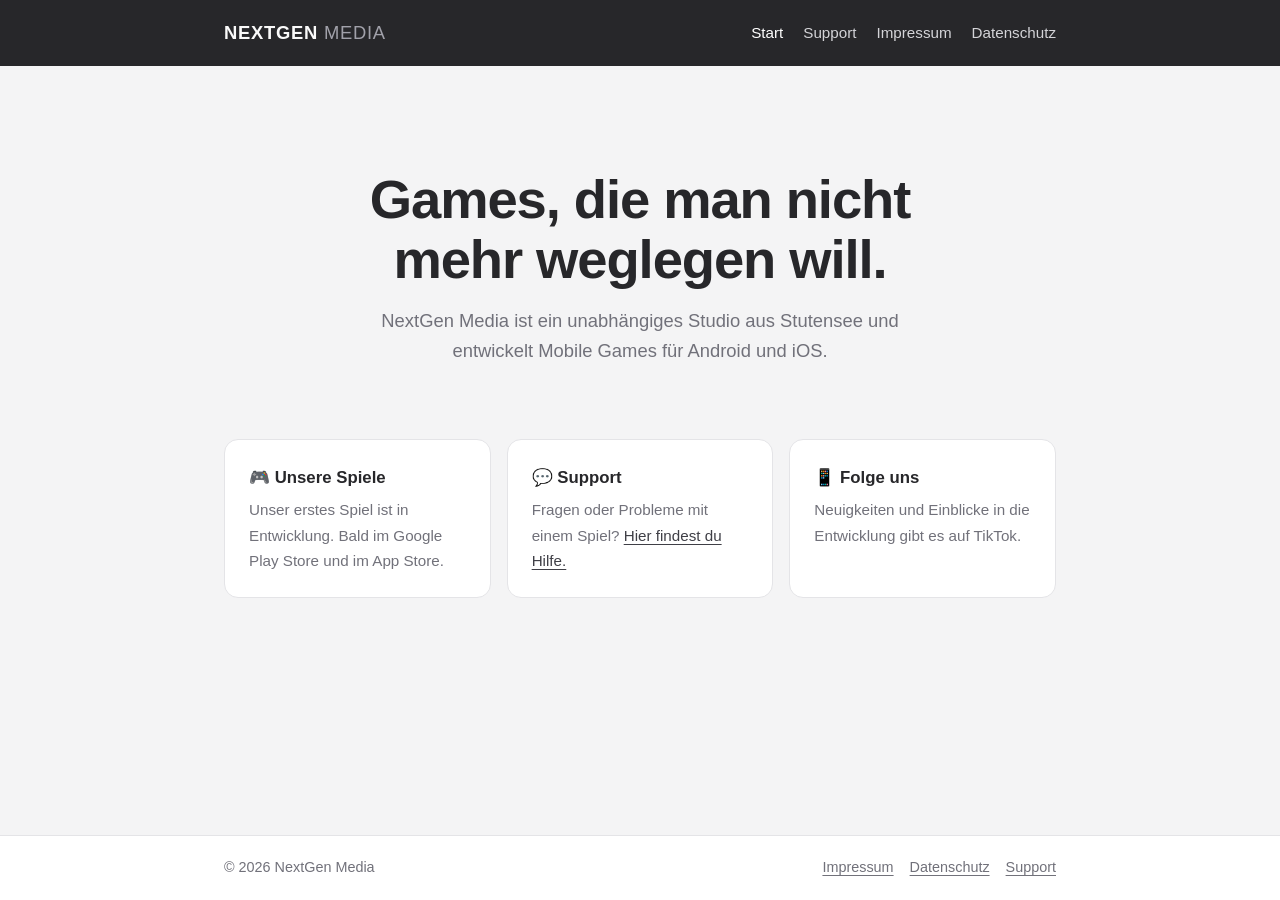
<file: index.html>
<!DOCTYPE html>
<html lang="de">
<head>
  <meta charset="UTF-8">
  <meta name="viewport" content="width=device-width, initial-scale=1.0">
  <title>NextGen Media – Mobile Games</title>
  <meta name="description" content="NextGen Media entwickelt Mobile Games für Android und iOS.">
  <link rel="stylesheet" href="style.css">
</head>
<body>
  <header>
    <nav class="nav">
      <a class="logo" href="index.html">NEXTGEN <span>MEDIA</span></a>
      <ul>
        <li><a class="active" href="index.html">Start</a></li>
        <li><a href="support.html">Support</a></li>
        <li><a href="impressum.html">Impressum</a></li>
        <li><a href="datenschutz.html">Datenschutz</a></li>
      </ul>
    </nav>
  </header>

  <main>
    <section class="hero">
      <h1>Games, die man nicht<br>mehr weglegen will.</h1>
      <p>NextGen Media ist ein unabhängiges Studio aus Stutensee und entwickelt Mobile Games für Android und iOS.</p>
    </section>

    <div class="grid">
      <div class="card">
        <h2>🎮 Unsere Spiele</h2>
        <p>Unser erstes Spiel ist in Entwicklung. Bald im Google Play Store und im App Store.</p>
      </div>
      <div class="card">
        <h2>💬 Support</h2>
        <p>Fragen oder Probleme mit einem Spiel? <a href="support.html">Hier findest du Hilfe.</a></p>
      </div>
      <div class="card">
        <h2>📱 Folge uns</h2>
        <p>Neuigkeiten und Einblicke in die Entwicklung gibt es auf TikTok.</p>
      </div>
    </div>
  </main>

  <footer>
    <div class="foot">
      <span>© 2026 NextGen Media</span>
      <span><a href="impressum.html">Impressum</a><a href="datenschutz.html">Datenschutz</a><a href="support.html">Support</a></span>
    </div>
  </footer>
</body>
</html>
</file>
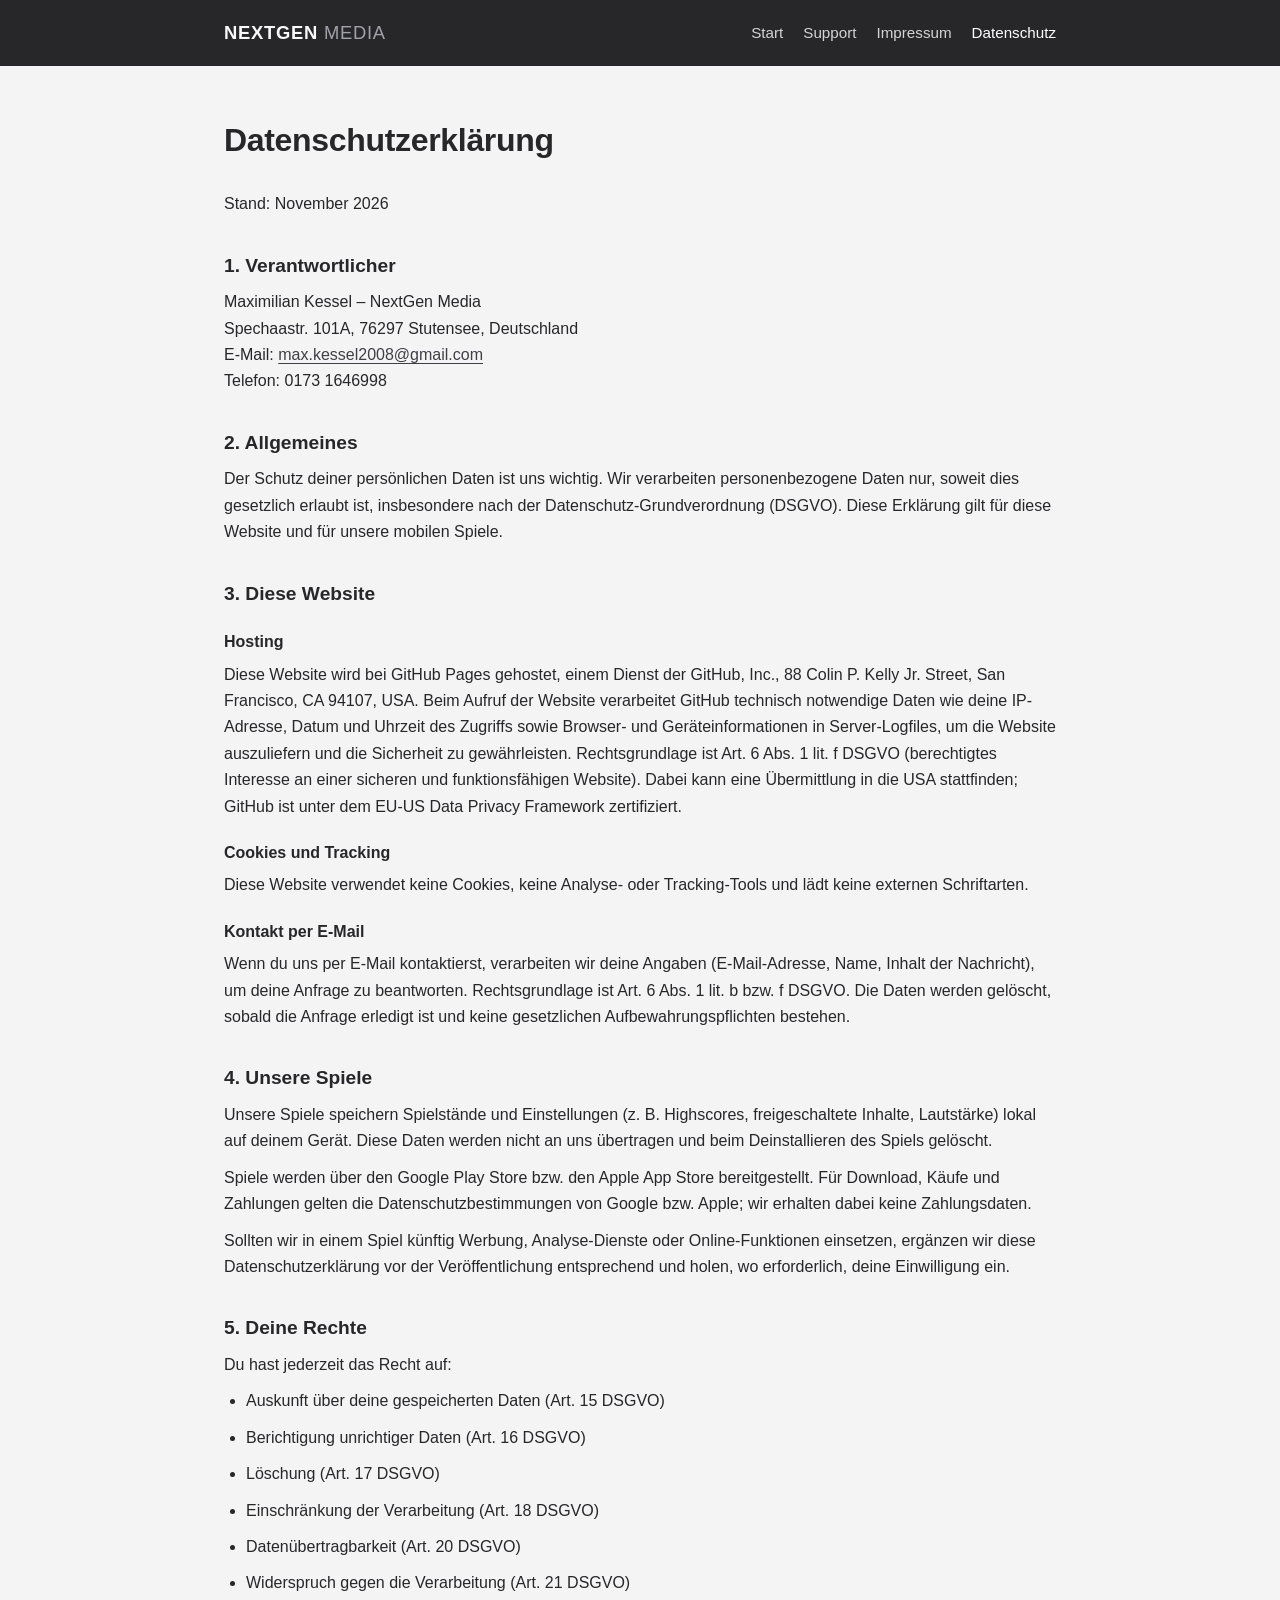
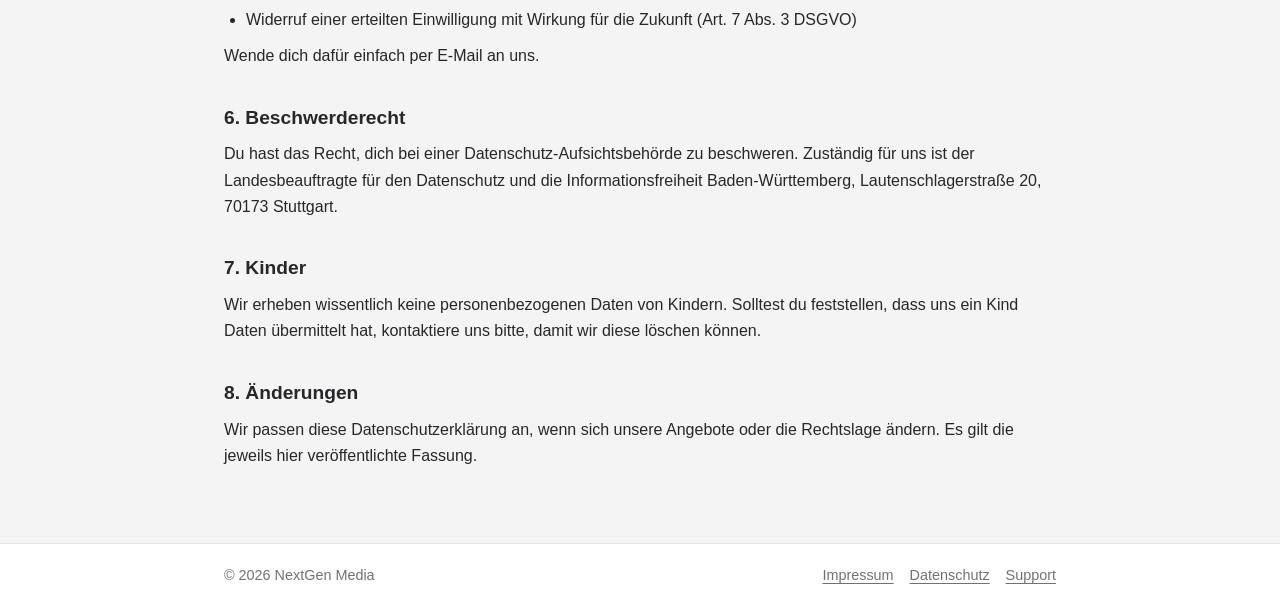
<file: datenschutz.html>
<!DOCTYPE html>
<html lang="de">
<head>
  <meta charset="UTF-8">
  <meta name="viewport" content="width=device-width, initial-scale=1.0">
  <title>Datenschutzerklärung – NextGen Media</title>
  <link rel="stylesheet" href="style.css">
</head>
<body>
  <header>
    <nav class="nav">
      <a class="logo" href="index.html">NEXTGEN <span>MEDIA</span></a>
      <ul>
        <li><a href="index.html">Start</a></li>
        <li><a href="support.html">Support</a></li>
        <li><a href="impressum.html">Impressum</a></li>
        <li><a class="active" href="datenschutz.html">Datenschutz</a></li>
      </ul>
    </nav>
  </header>

  <main class="legal">
    <h1>Datenschutzerklärung</h1>
    <p>Stand: November 2026</p>

    <h2>1. Verantwortlicher</h2>
    <p>
      Maximilian Kessel – NextGen Media<br>
      Spechaastr. 101A, 76297 Stutensee, Deutschland<br>
      E-Mail: <a href="mailto:max.kessel2008@gmail.com">max.kessel2008@gmail.com</a><br>
      Telefon: 0173 1646998
    </p>

    <h2>2. Allgemeines</h2>
    <p>Der Schutz deiner persönlichen Daten ist uns wichtig. Wir verarbeiten personenbezogene Daten nur, soweit dies gesetzlich erlaubt ist, insbesondere nach der Datenschutz-Grundverordnung (DSGVO). Diese Erklärung gilt für diese Website und für unsere mobilen Spiele.</p>

    <h2>3. Diese Website</h2>
    <h3>Hosting</h3>
    <p>Diese Website wird bei GitHub Pages gehostet, einem Dienst der GitHub, Inc., 88 Colin P. Kelly Jr. Street, San Francisco, CA 94107, USA. Beim Aufruf der Website verarbeitet GitHub technisch notwendige Daten wie deine IP-Adresse, Datum und Uhrzeit des Zugriffs sowie Browser- und Geräteinformationen in Server-Logfiles, um die Website auszuliefern und die Sicherheit zu gewährleisten. Rechtsgrundlage ist Art. 6 Abs. 1 lit. f DSGVO (berechtigtes Interesse an einer sicheren und funktionsfähigen Website). Dabei kann eine Übermittlung in die USA stattfinden; GitHub ist unter dem EU-US Data Privacy Framework zertifiziert.</p>
    <h3>Cookies und Tracking</h3>
    <p>Diese Website verwendet keine Cookies, keine Analyse- oder Tracking-Tools und lädt keine externen Schriftarten.</p>
    <h3>Kontakt per E-Mail</h3>
    <p>Wenn du uns per E-Mail kontaktierst, verarbeiten wir deine Angaben (E-Mail-Adresse, Name, Inhalt der Nachricht), um deine Anfrage zu beantworten. Rechtsgrundlage ist Art. 6 Abs. 1 lit. b bzw. f DSGVO. Die Daten werden gelöscht, sobald die Anfrage erledigt ist und keine gesetzlichen Aufbewahrungspflichten bestehen.</p>

    <h2>4. Unsere Spiele</h2>
    <p>Unsere Spiele speichern Spielstände und Einstellungen (z. B. Highscores, freigeschaltete Inhalte, Lautstärke) lokal auf deinem Gerät. Diese Daten werden nicht an uns übertragen und beim Deinstallieren des Spiels gelöscht.</p>
    <p>Spiele werden über den Google Play Store bzw. den Apple App Store bereitgestellt. Für Download, Käufe und Zahlungen gelten die Datenschutzbestimmungen von Google bzw. Apple; wir erhalten dabei keine Zahlungsdaten.</p>
    <p>Sollten wir in einem Spiel künftig Werbung, Analyse-Dienste oder Online-Funktionen einsetzen, ergänzen wir diese Datenschutzerklärung vor der Veröffentlichung entsprechend und holen, wo erforderlich, deine Einwilligung ein.</p>

    <h2>5. Deine Rechte</h2>
    <p>Du hast jederzeit das Recht auf:</p>
    <ul>
      <li>Auskunft über deine gespeicherten Daten (Art. 15 DSGVO)</li>
      <li>Berichtigung unrichtiger Daten (Art. 16 DSGVO)</li>
      <li>Löschung (Art. 17 DSGVO)</li>
      <li>Einschränkung der Verarbeitung (Art. 18 DSGVO)</li>
      <li>Datenübertragbarkeit (Art. 20 DSGVO)</li>
      <li>Widerspruch gegen die Verarbeitung (Art. 21 DSGVO)</li>
      <li>Widerruf einer erteilten Einwilligung mit Wirkung für die Zukunft (Art. 7 Abs. 3 DSGVO)</li>
    </ul>
    <p>Wende dich dafür einfach per E-Mail an uns.</p>

    <h2>6. Beschwerderecht</h2>
    <p>Du hast das Recht, dich bei einer Datenschutz-Aufsichtsbehörde zu beschweren. Zuständig für uns ist der Landesbeauftragte für den Datenschutz und die Informationsfreiheit Baden-Württemberg, Lautenschlagerstraße 20, 70173 Stuttgart.</p>

    <h2>7. Kinder</h2>
    <p>Wir erheben wissentlich keine personenbezogenen Daten von Kindern. Solltest du feststellen, dass uns ein Kind Daten übermittelt hat, kontaktiere uns bitte, damit wir diese löschen können.</p>

    <h2>8. Änderungen</h2>
    <p>Wir passen diese Datenschutzerklärung an, wenn sich unsere Angebote oder die Rechtslage ändern. Es gilt die jeweils hier veröffentlichte Fassung.</p>
  </main>

  <footer>
    <div class="foot">
      <span>© 2026 NextGen Media</span>
      <span><a href="impressum.html">Impressum</a><a href="datenschutz.html">Datenschutz</a><a href="support.html">Support</a></span>
    </div>
  </footer>
</body>
</html>
</file>
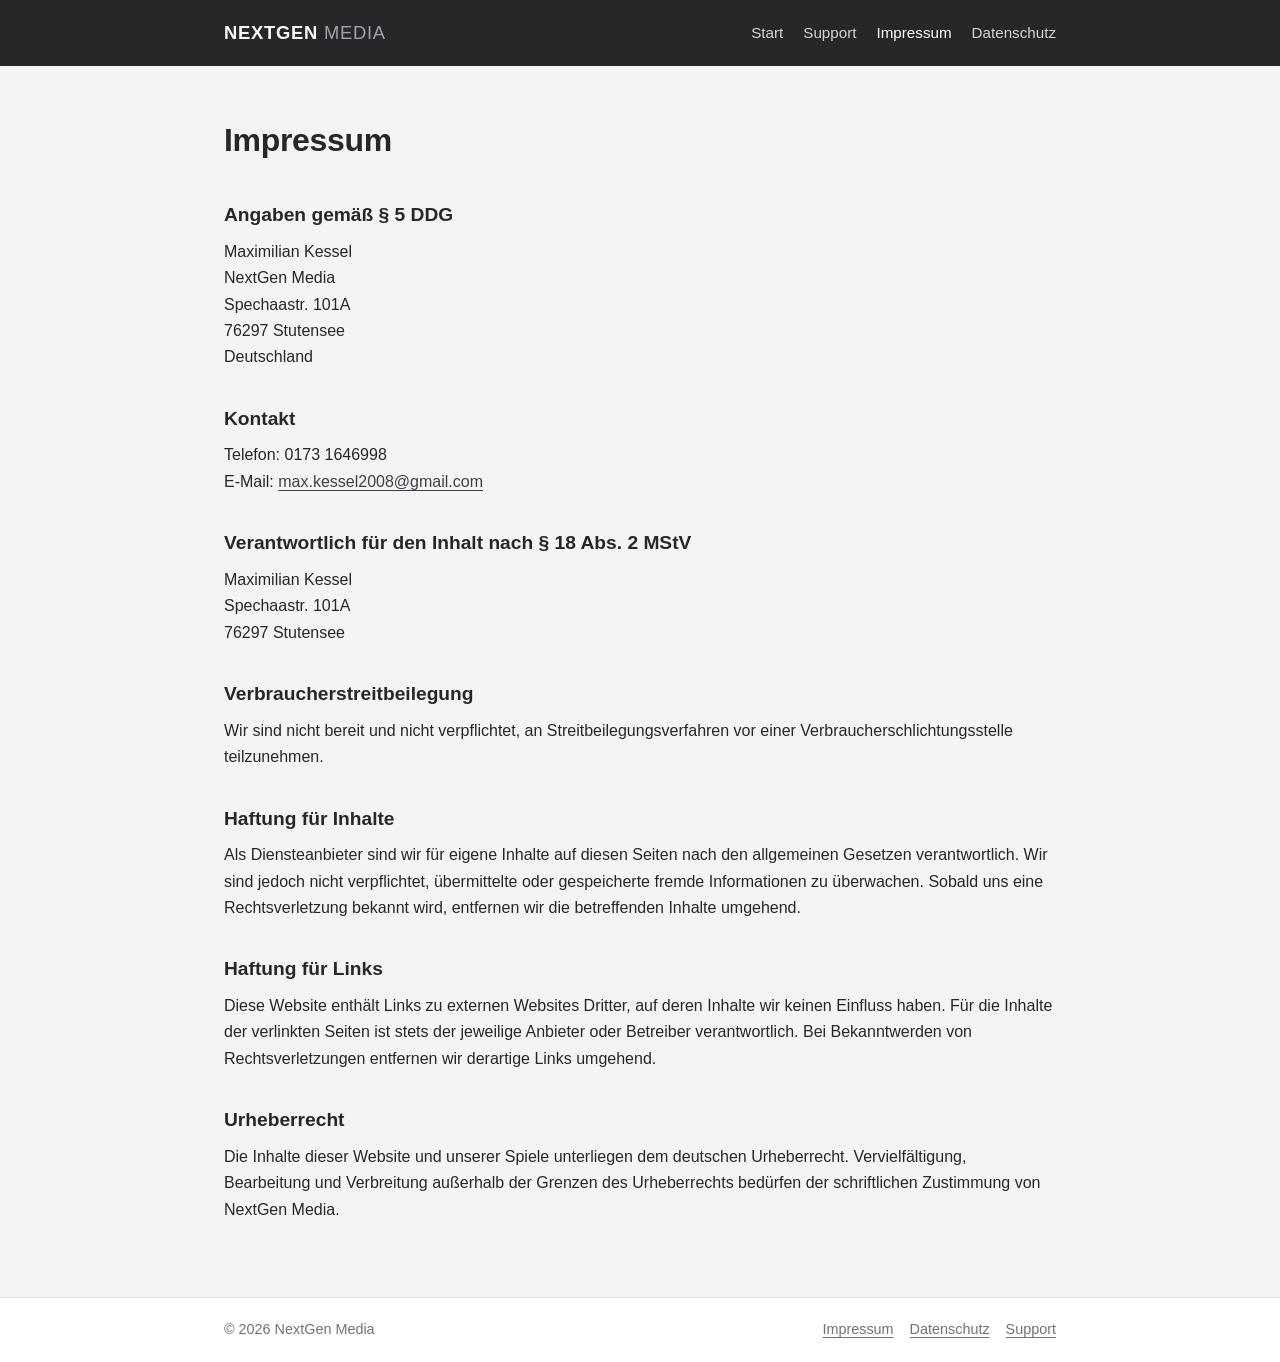
<file: impressum.html>
<!DOCTYPE html>
<html lang="de">
<head>
  <meta charset="UTF-8">
  <meta name="viewport" content="width=device-width, initial-scale=1.0">
  <title>Impressum – NextGen Media</title>
  <link rel="stylesheet" href="style.css">
</head>
<body>
  <header>
    <nav class="nav">
      <a class="logo" href="index.html">NEXTGEN <span>MEDIA</span></a>
      <ul>
        <li><a href="index.html">Start</a></li>
        <li><a href="support.html">Support</a></li>
        <li><a class="active" href="impressum.html">Impressum</a></li>
        <li><a href="datenschutz.html">Datenschutz</a></li>
      </ul>
    </nav>
  </header>

  <main class="legal">
    <h1>Impressum</h1>

    <h2>Angaben gemäß § 5 DDG</h2>
    <p>
      Maximilian Kessel<br>
      NextGen Media<br>
      Spechaastr. 101A<br>
      76297 Stutensee<br>
      Deutschland
    </p>

    <h2>Kontakt</h2>
    <p>
      Telefon: 0173 1646998<br>
      E-Mail: <a href="mailto:max.kessel2008@gmail.com">max.kessel2008@gmail.com</a>
    </p>

    <h2>Verantwortlich für den Inhalt nach § 18 Abs. 2 MStV</h2>
    <p>
      Maximilian Kessel<br>
      Spechaastr. 101A<br>
      76297 Stutensee
    </p>

    <h2>Verbraucherstreitbeilegung</h2>
    <p>Wir sind nicht bereit und nicht verpflichtet, an Streitbeilegungsverfahren vor einer Verbraucherschlichtungsstelle teilzunehmen.</p>

    <h2>Haftung für Inhalte</h2>
    <p>Als Diensteanbieter sind wir für eigene Inhalte auf diesen Seiten nach den allgemeinen Gesetzen verantwortlich. Wir sind jedoch nicht verpflichtet, übermittelte oder gespeicherte fremde Informationen zu überwachen. Sobald uns eine Rechtsverletzung bekannt wird, entfernen wir die betreffenden Inhalte umgehend.</p>

    <h2>Haftung für Links</h2>
    <p>Diese Website enthält Links zu externen Websites Dritter, auf deren Inhalte wir keinen Einfluss haben. Für die Inhalte der verlinkten Seiten ist stets der jeweilige Anbieter oder Betreiber verantwortlich. Bei Bekanntwerden von Rechtsverletzungen entfernen wir derartige Links umgehend.</p>

    <h2>Urheberrecht</h2>
    <p>Die Inhalte dieser Website und unserer Spiele unterliegen dem deutschen Urheberrecht. Vervielfältigung, Bearbeitung und Verbreitung außerhalb der Grenzen des Urheberrechts bedürfen der schriftlichen Zustimmung von NextGen Media.</p>
  </main>

  <footer>
    <div class="foot">
      <span>© 2026 NextGen Media</span>
      <span><a href="impressum.html">Impressum</a><a href="datenschutz.html">Datenschutz</a><a href="support.html">Support</a></span>
    </div>
  </footer>
</body>
</html>
</file>
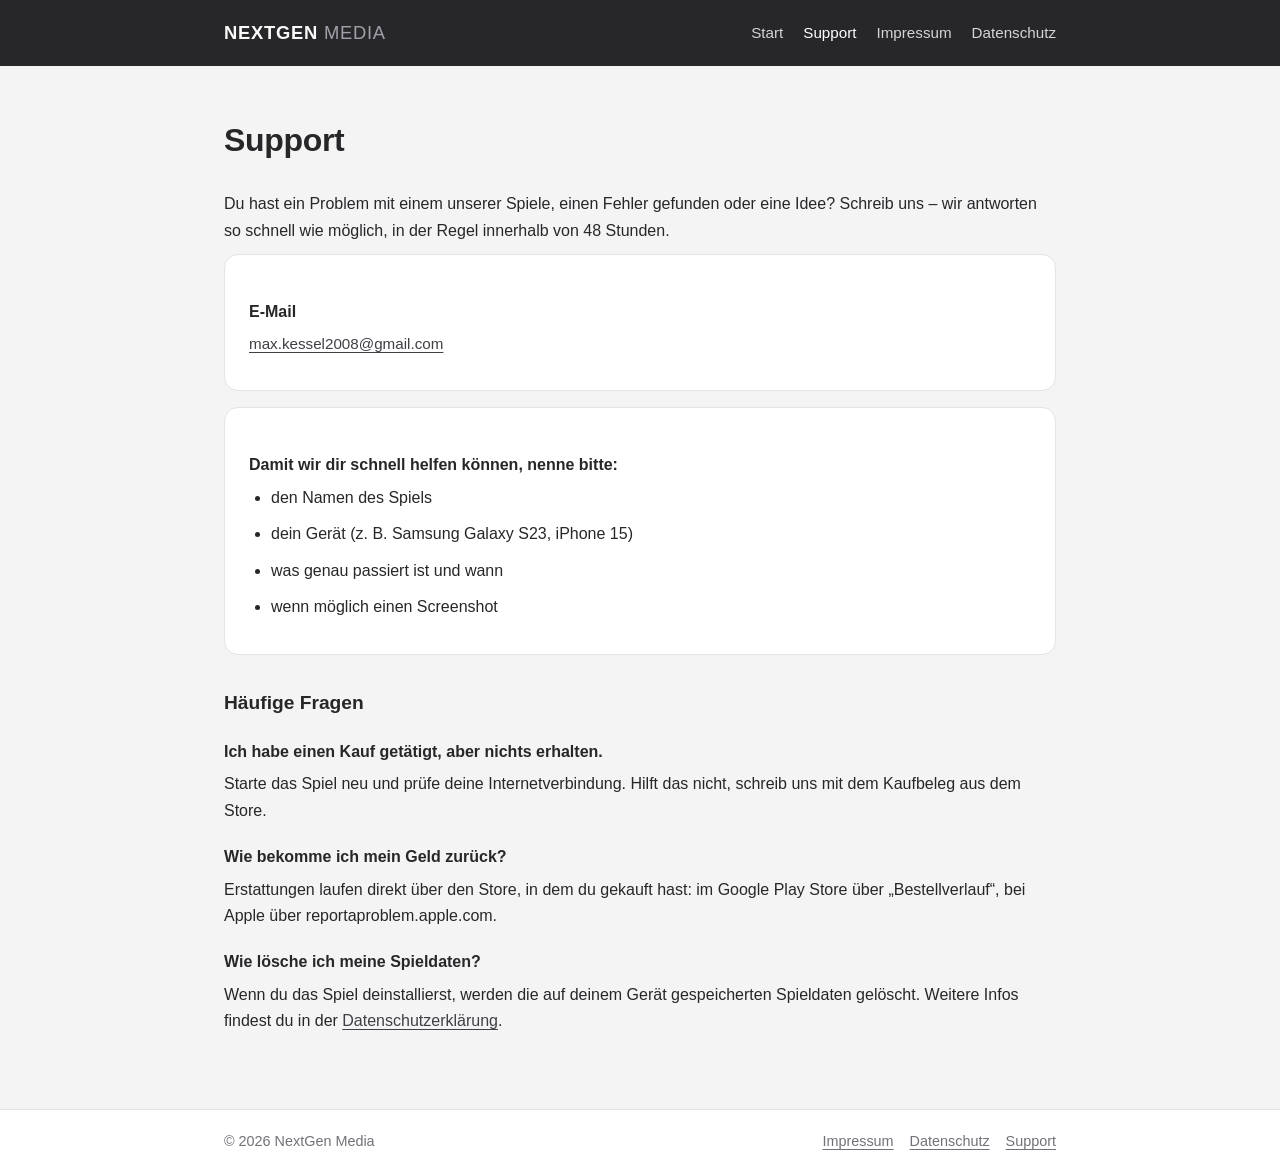
<file: support.html>
<!DOCTYPE html>
<html lang="de">
<head>
  <meta charset="UTF-8">
  <meta name="viewport" content="width=device-width, initial-scale=1.0">
  <title>Support – NextGen Media</title>
  <link rel="stylesheet" href="style.css">
</head>
<body>
  <header>
    <nav class="nav">
      <a class="logo" href="index.html">NEXTGEN <span>MEDIA</span></a>
      <ul>
        <li><a href="index.html">Start</a></li>
        <li><a class="active" href="support.html">Support</a></li>
        <li><a href="impressum.html">Impressum</a></li>
        <li><a href="datenschutz.html">Datenschutz</a></li>
      </ul>
    </nav>
  </header>

  <main class="legal">
    <h1>Support</h1>
    <p>Du hast ein Problem mit einem unserer Spiele, einen Fehler gefunden oder eine Idee? Schreib uns – wir antworten so schnell wie möglich, in der Regel innerhalb von 48 Stunden.</p>

    <div class="card">
      <h3>E-Mail</h3>
      <p><a href="mailto:max.kessel2008@gmail.com">max.kessel2008@gmail.com</a></p>
    </div>

    <div class="card">
      <h3>Damit wir dir schnell helfen können, nenne bitte:</h3>
      <ul>
        <li>den Namen des Spiels</li>
        <li>dein Gerät (z. B. Samsung Galaxy S23, iPhone 15)</li>
        <li>was genau passiert ist und wann</li>
        <li>wenn möglich einen Screenshot</li>
      </ul>
    </div>

    <h2>Häufige Fragen</h2>
    <h3>Ich habe einen Kauf getätigt, aber nichts erhalten.</h3>
    <p>Starte das Spiel neu und prüfe deine Internetverbindung. Hilft das nicht, schreib uns mit dem Kaufbeleg aus dem Store.</p>
    <h3>Wie bekomme ich mein Geld zurück?</h3>
    <p>Erstattungen laufen direkt über den Store, in dem du gekauft hast: im Google Play Store über „Bestellverlauf“, bei Apple über reportaproblem.apple.com.</p>
    <h3>Wie lösche ich meine Spieldaten?</h3>
    <p>Wenn du das Spiel deinstallierst, werden die auf deinem Gerät gespeicherten Spieldaten gelöscht. Weitere Infos findest du in der <a href="datenschutz.html">Datenschutzerklärung</a>.</p>
  </main>

  <footer>
    <div class="foot">
      <span>© 2026 NextGen Media</span>
      <span><a href="impressum.html">Impressum</a><a href="datenschutz.html">Datenschutz</a><a href="support.html">Support</a></span>
    </div>
  </footer>
</body>
</html>
</file>
<file: style.css>
:root {
  --bg: #f4f4f5;
  --card: #ffffff;
  --text: #27272a;
  --muted: #71717a;
  --line: #e4e4e7;
  --dark: #3f3f46;
  --darker: #27272a;
}
* { box-sizing: border-box; margin: 0; padding: 0; }
body {
  font-family: -apple-system, BlinkMacSystemFont, "Segoe UI", Roboto, Helvetica, Arial, sans-serif;
  background: var(--bg);
  color: var(--text);
  line-height: 1.65;
  min-height: 100vh;
  display: flex;
  flex-direction: column;
}
a { color: var(--dark); text-underline-offset: 3px; }
a:hover { color: var(--darker); }

header {
  background: var(--darker);
  color: #fafafa;
}
.nav {
  max-width: 880px;
  margin: 0 auto;
  padding: 18px 24px;
  display: flex;
  align-items: center;
  justify-content: space-between;
  gap: 16px;
  flex-wrap: wrap;
}
.logo {
  font-weight: 800;
  font-size: 1.15rem;
  letter-spacing: 0.04em;
  color: #fafafa;
  text-decoration: none;
}
.logo span { color: #a1a1aa; font-weight: 400; }
.nav ul { list-style: none; display: flex; gap: 20px; flex-wrap: wrap; }
.nav ul a { color: #d4d4d8; text-decoration: none; font-size: 0.95rem; }
.nav ul a:hover, .nav ul a.active { color: #fff; }

main {
  flex: 1;
  width: 100%;
  max-width: 880px;
  margin: 0 auto;
  padding: 48px 24px 64px;
}

.hero {
  text-align: center;
  padding: 56px 0 40px;
}
.hero h1 {
  font-size: clamp(2.2rem, 6vw, 3.4rem);
  line-height: 1.1;
  letter-spacing: -0.02em;
  margin-bottom: 16px;
}
.hero p { color: var(--muted); font-size: 1.15rem; max-width: 520px; margin: 0 auto; }

.grid {
  display: grid;
  grid-template-columns: repeat(auto-fit, minmax(220px, 1fr));
  gap: 16px;
  margin-top: 32px;
}
.card {
  background: var(--card);
  border: 1px solid var(--line);
  border-radius: 14px;
  padding: 24px;
}
.card h2, .card h3 { font-size: 1.05rem; margin-bottom: 6px; }
.card p { color: var(--muted); font-size: 0.95rem; }

.legal h1 { font-size: 2rem; margin-bottom: 24px; letter-spacing: -0.01em; }
.legal h2 { font-size: 1.2rem; margin: 32px 0 8px; }
.legal h3 { font-size: 1rem; margin: 20px 0 6px; }
.legal p, .legal li { margin-bottom: 10px; }
.legal ul { padding-left: 22px; }
.legal .card { margin-bottom: 16px; }

footer {
  border-top: 1px solid var(--line);
  background: var(--card);
}
.foot {
  max-width: 880px;
  margin: 0 auto;
  padding: 20px 24px;
  display: flex;
  justify-content: space-between;
  flex-wrap: wrap;
  gap: 12px;
  font-size: 0.9rem;
  color: var(--muted);
}
.foot a { color: var(--muted); margin-left: 16px; }
.foot a:first-child { margin-left: 0; }
</file>
